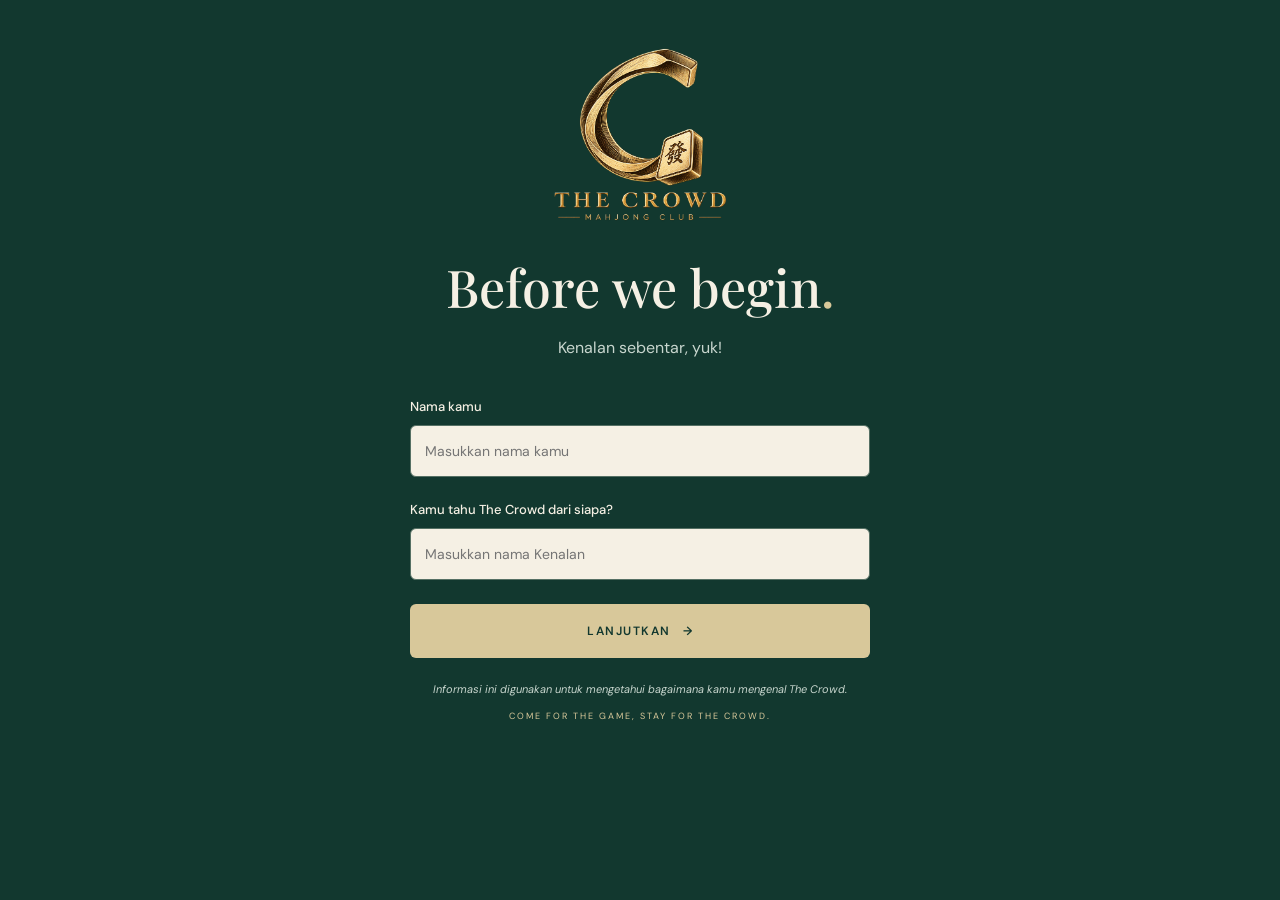
<file: index.html>
<!doctype html>
<html lang="id">
  <head>
    <meta charset="UTF-8" />
    <meta name="viewport" content="width=device-width, initial-scale=1.0" />

    <title>The Crowd Mahjong Club</title>

    <link rel="icon" type="image/png" href="assets/favicon.png" />
    <link rel="stylesheet" href="style.css" />
  </head>
  <body>
    <main class="visitor-page">
      <!-- <header class="top-bar">
        <p>THE CROWD</p>
        <p>MAHJONG CLUB</p>
      </header> -->

      <section class="visitor-content">
        <div class="brand-logo">
          <img src="assets/TCMC Logo.png" alt="The Crowd Mahjong Club" />
        </div>

        <h1>Before we begin<span>.</span></h1>

        <p class="description">Kenalan sebentar, yuk!</p>

        <form id="visitor-form">
          <div class="form-group">
            <label for="visitor-name">Nama kamu</label>
            <input
              type="text"
              id="visitor-name"
              name="name"
              placeholder="Masukkan nama kamu"
              required
              maxlength="100"
            />
          </div>

          <div class="form-group">
            <label for="visitor-source">
              Kamu tahu The Crowd dari siapa?
            </label>

            <input
              type="text"
              id="visitor-source"
              name="name"
              placeholder="Masukkan nama Kenalan"
              required
              maxlength="100"
            />
          </div>

          <button type="submit" id="continue-button">
            LANJUTKAN <span aria-hidden="true">→</span>
          </button>
        </form>

        <p class="privacy-note">
          Informasi ini digunakan untuk mengetahui bagaimana kamu mengenal The
          Crowd.
        </p>
      </section>

      <footer class="bottom-bar">COME FOR THE GAME, STAY FOR THE CROWD.</footer>
    </main>

    <script src="script.js"></script>
  </body>
</html>
</file>
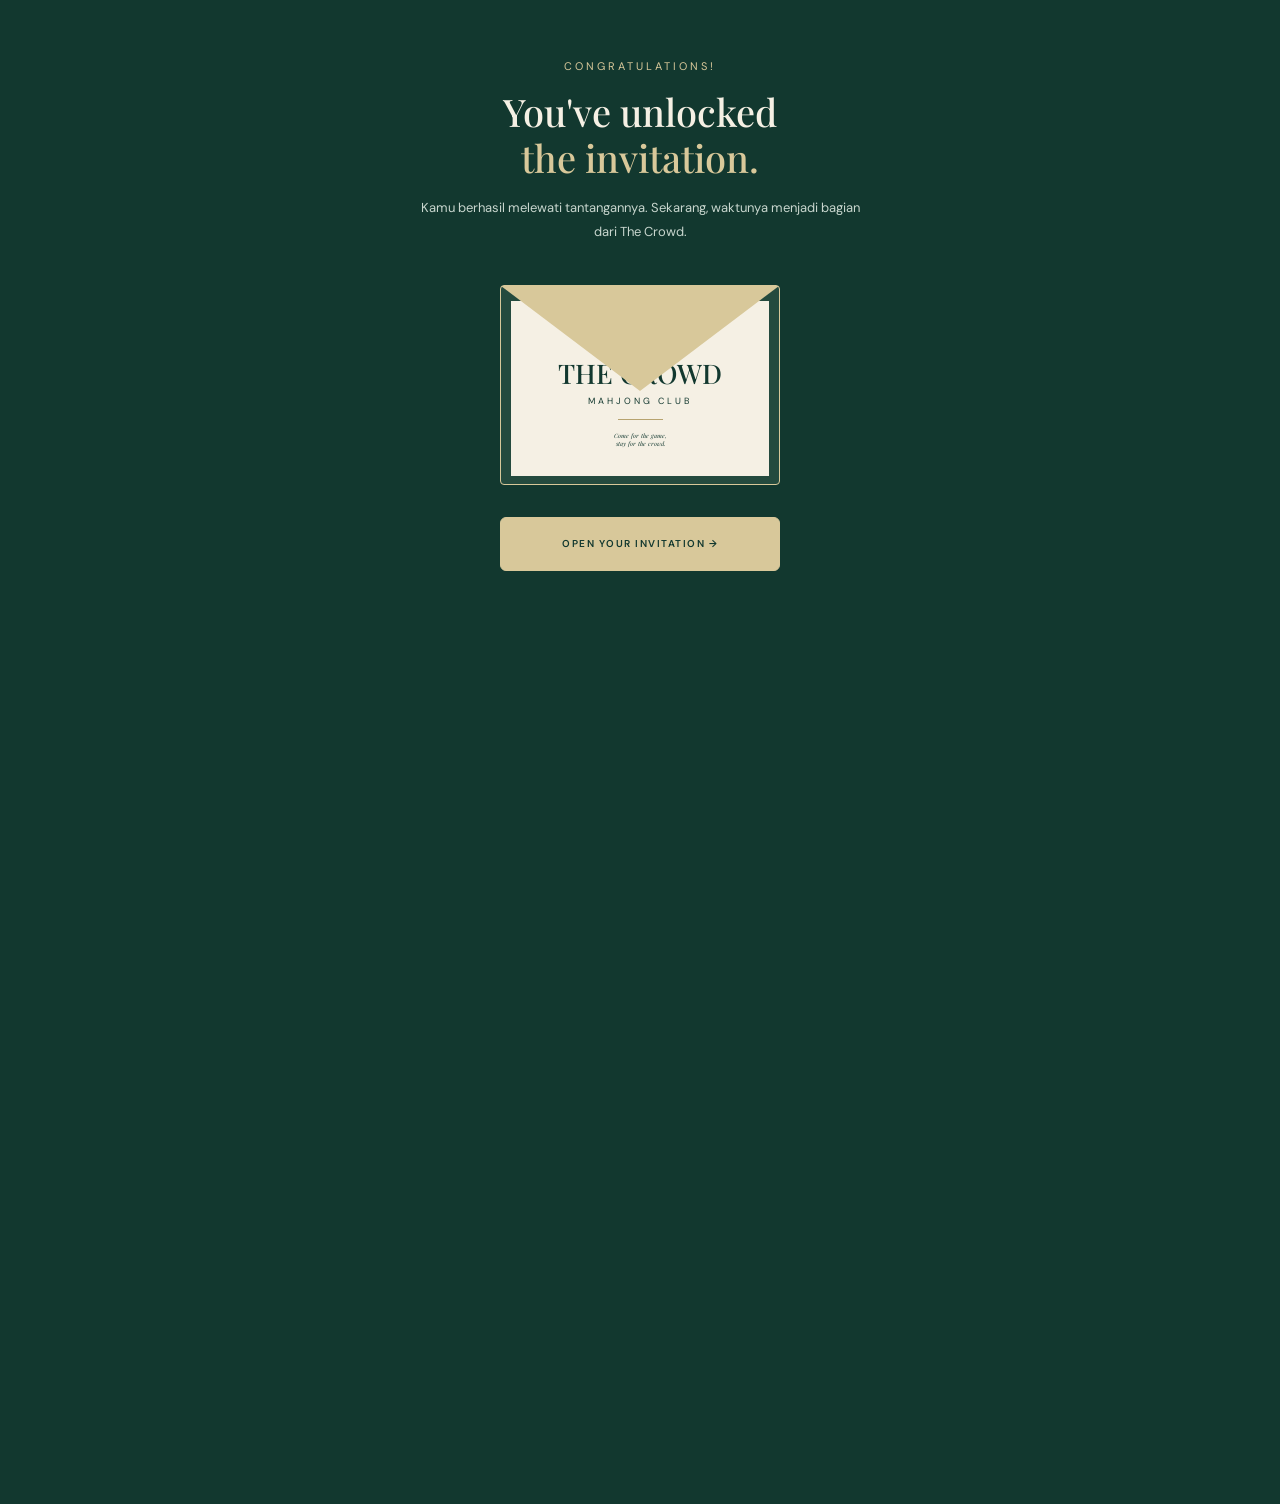
<file: invitation.html>
<!doctype html>
<html lang="id">
  <head>
    <meta charset="UTF-8" />
    <meta name="viewport" content="width=device-width, initial-scale=1.0" />

    <title>Your Invitation — The Crowd</title>

    <link rel="icon" type="image/png" href="assets/favicon.png" />
    <link rel="stylesheet" href="style.css" />
  </head>
  <body>
    <main class="invitation-page">
      <section class="invitation-content">
        <p class="eyebrow">CONGRATULATIONS!</p>

        <h1>
          You've unlocked<br />
          <span>the invitation.</span>
        </h1>

        <p class="invitation-description">
          Kamu berhasil melewati tantangannya. Sekarang, waktunya menjadi bagian
          dari The Crowd.
        </p>

        <div class="envelope-wrapper" id="envelope">
          <div class="envelope">
            <div class="envelope-flap"></div>

            <div class="invitation-paper">
              <p class="paper-small">YOU ARE INVITED TO</p>
              <h2>THE CROWD</h2>
              <p class="paper-subtitle">MAHJONG CLUB</p>
              <div class="paper-divider"></div>
              <p class="paper-tagline">
                Come for the game,<br />
                stay for the crowd.
              </p>
            </div>
          </div>
        </div>

        <button type="button" id="open-invitation">
          OPEN YOUR INVITATION <span>→</span>
        </button>

        <section class="event-details" id="event-details">
          <p class="eyebrow">SAVE THE DATE</p>
          <h2>Grand Opening</h2>
          <p class="event-name">THE CROWD MAHJONG CLUB</p>

          <div class="event-divider"></div>

          <div class="event-info">
            <div>
              <span>TANGGAL</span>
              <p>Kamis - Rabu</p>
              <p>12 - 18 November 2026</p>
            </div>

            <div>
              <span>WAKTU</span>
              <p>14:00 – 02:00 WIB</p>
            </div>

            <div>
              <span>LOKASI</span>
              <p>Remaja PIK,<br />Jakarta Utara</p>
            </div>
          </div>

          <div class="event-promo">
            <p class="promo-heading">GRAND OPENING SPECIAL</p>
            <div class="promo-price">
              <p>WEEKDAYS <strong>Rp35.000</strong><span>/jam/meja</span></p>
              <p>WEEKENDS <strong>Rp55.000</strong><span>/jam/meja</span></p>
            </div>
          </div>

          <p class="event-note">ALL LEVELS WELCOME</p>

          <p class="invitation-footer">GOOD TILES. BETTER COMPANY.</p>
        </section>
      </section>
    </main>

    <script src="invitation.js"></script>
  </body>
</html>
</file>
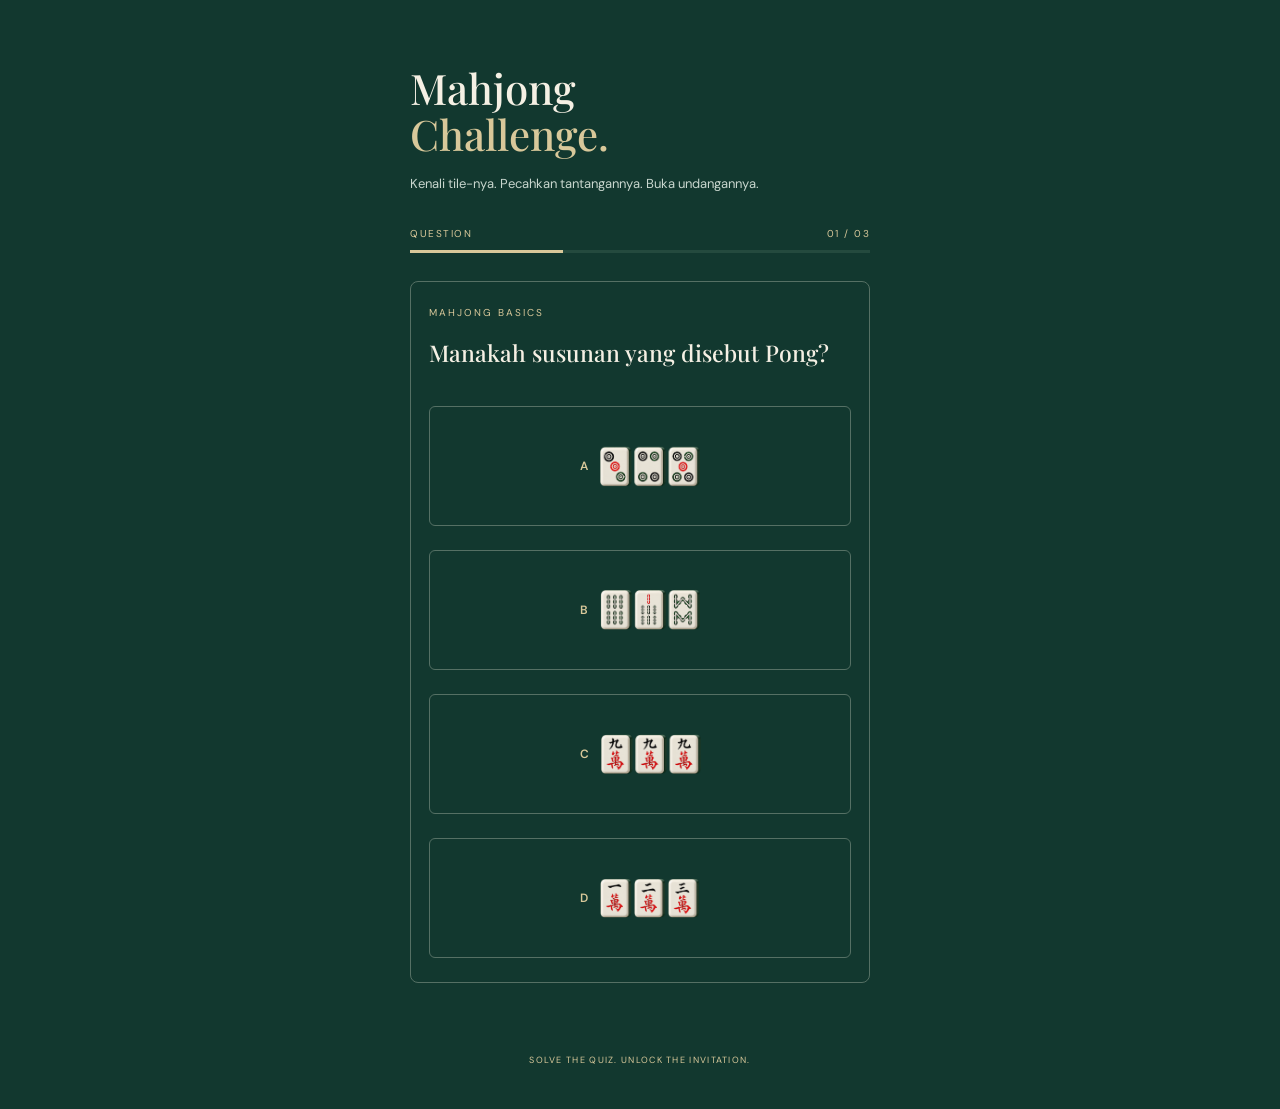
<file: quiz.html>
<!doctype html>
<html lang="id">
  <head>
    <meta charset="UTF-8" />
    <meta name="viewport" content="width=device-width, initial-scale=1.0" />

    <title>Mahjong Challenge — The Crowd</title>

    <link rel="icon" type="image/png" href="assets/favicon.png" />
    <link rel="stylesheet" href="style.css" />
  </head>
  <body>
    <main class="quiz-page">
      <section class="quiz-content">
        <h1>Mahjong<br /><span>Challenge.</span></h1>

        <p class="quiz-description">
          Kenali tile-nya. Pecahkan tantangannya. Buka undangannya.
        </p>

        <div class="quiz-progress">
          <span>QUESTION</span>
          <span id="question-number">01 / 03</span>
        </div>

        <div class="progress-track">
          <div class="progress-fill" id="progress-fill"></div>
        </div>

        <div class="question-card">
          <p class="question-category">MAHJONG BASICS</p>

          <h2 id="question-text"></h2>

          <div id="answer-options" class="answer-options">
            <!-- Pilihan jawaban akan dibuat dengan JavaScript -->
          </div>
        </div>

        <p id="quiz-feedback" class="quiz-feedback" aria-live="polite"></p>

        <p class="quiz-footer">SOLVE THE QUIZ. UNLOCK THE INVITATION.</p>
      </section>
    </main>

    <script src="quiz.js"></script>
  </body>
</html>
</file>
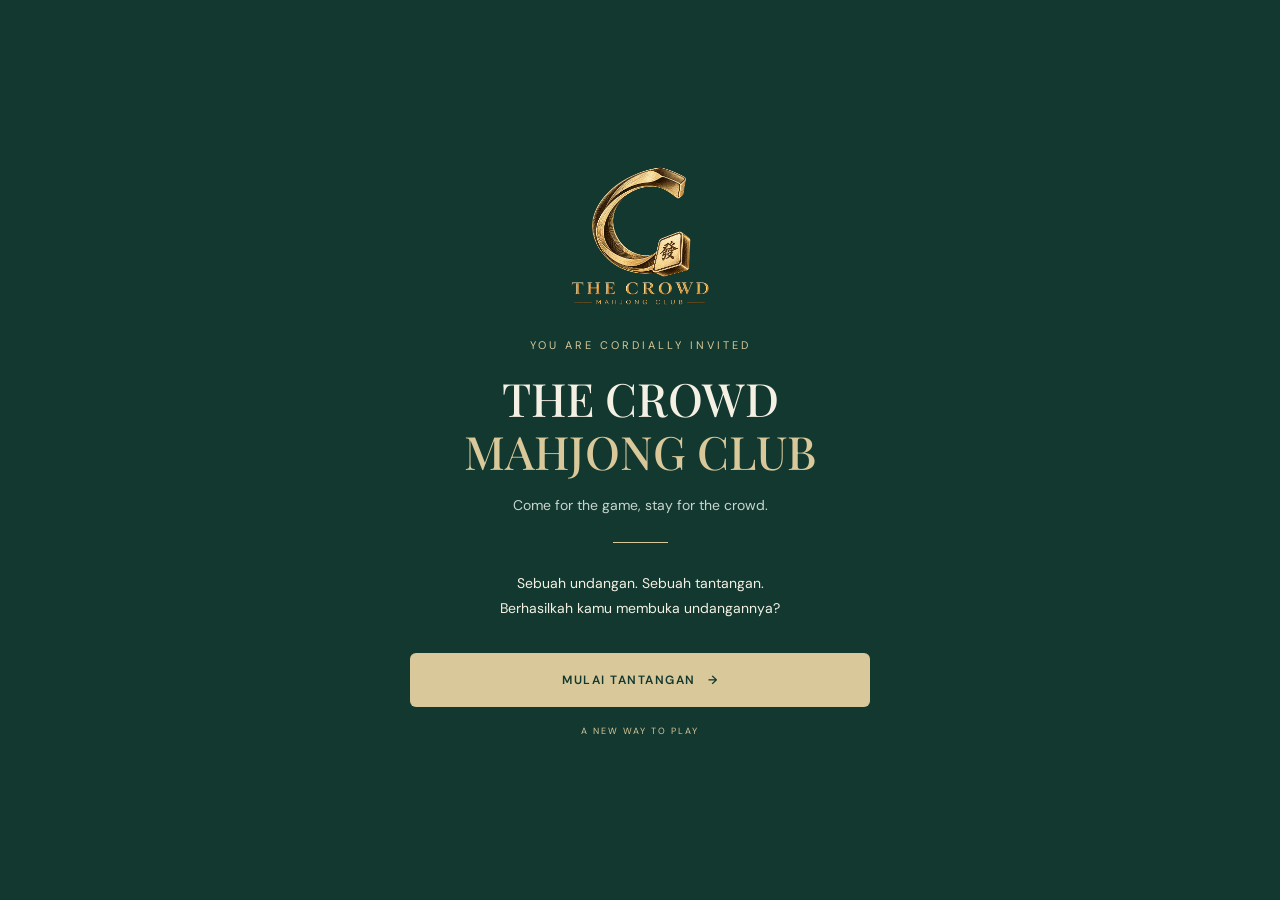
<file: welcome.html>
<!doctype html>
<html lang="id">
  <head>
    <meta charset="UTF-8" />
    <meta name="viewport" content="width=device-width, initial-scale=1.0" />

    <title>The Crowd Mahjong Club</title>

    <link rel="icon" type="image/png" href="assets/favicon.png" />
    <link rel="stylesheet" href="style.css" />
  </head>
  <body>
    <main class="welcome-page">
      <section class="welcome-content">
        <div class="brand-logo">
          <img src="assets/TCMC Logo.png" alt="The Crowd Mahjong Club" />
        </div>

        <p class="eyebrow">YOU ARE CORDIALLY INVITED</p>

        <h1>THE CROWD<br /><span>MAHJONG CLUB</span></h1>

        <p class="tagline">Come for the game, stay for the crowd.</p>

        <div class="divider"></div>

        <p class="welcome-description">
          Sebuah undangan. Sebuah tantangan.<br />
          Berhasilkah kamu membuka undangannya?
        </p>

        <button type="button" id="start-button">
          MULAI TANTANGAN <span aria-hidden="true">→</span>
        </button>

        <p class="bottom-note">A NEW WAY TO PLAY</p>
      </section>
    </main>
    <script src="welcome.js"></script>
  </body>
</html>
</file>
<file: style.css>
@import url('https://fonts.googleapis.com/css2?family=DM+Sans:wght@400;500;600&family=Playfair+Display:wght@500;600;700&display=swap');

:root {
    --green: #12382F;
    --green-light: #244A3E;
    --cream: #F5F0E4;
    --gold: #D8C89A;
    --muted: #C8D6CE;
}

* {
    box-sizing: border-box;
}

body {
    margin: 0;
    min-height: 100vh;
    background: var(--green);
    color: var(--cream);
    font-family: 'DM Sans', sans-serif;
}

.visitor-page {
    min-height: 100vh;
    display: flex;
    flex-direction: column;
    padding: 12px 7% 28px;
}

.top-bar, 
.bottom-bar {
    display: flex;
    justify-content: space-between;
    align-items: center;
    gap: 16px;
    color: var(--gold);
    font-size: 11px;
    letter-spacing: 2px;
}

.top-bar p,
.bottom-bar {
    margin: 0;
}

.visitor-content {
    width: 100%;
    max-width: 460px;
    margin: 0 auto;
    padding: 0;
    position: relative;
    top: 0px;
}

.eyebrow {
    color: var(--gold);
    font-size: 11px;
    letter-spacing: 3px;
    text-align: center;
}

h1 {
    margin: 20px 0 12px;
    font-family: 'Playfair Display', serif;
    font-size: clamp(36px, 7vw, 52px);
    font-weight: 500;
    text-align: center;
}

h1 span {
    color: var(--gold);
}

.description {
    margin-bottom: 40px;
    color: var(--muted);
    text-align: center;
}

.form-group {
    display: flex;
    flex-direction: column;
    gap: 10px;
    margin-bottom: 24px;
}

label {
    font-size: 13px;
    font-weight: 500;
}

input, 
select {
    width: 100%;
    min-height: 52px;
    padding: 14px;
    border: 1px solid #557064;
    border-radius: 6px;
    background: var(--cream);
    color: #263c33;
    font: inherit;
    font-size: 14px;
}

input:focus,
select:focus {
    outline: 2px solid var(--gold);
    outline-offset: 3px;   
}

button {
    width: 100%;
    min-height: 54px;
    display: flex;
    align-items: center;
    justify-content: center;
    gap: 12px;
    margin-top: 12px;
    padding: 16px;
    border: none;
    border-radius: 6px;
    background: var(--gold);
    color: var(--green);
    font: inherit;
    font-size: 12px;
    font-weight: 600;
    letter-spacing: 1.5px;
    cursor: pointer;
}

button:hover {
    background: var(--cream);
}

.privacy-note {
    margin-top: 22px;
    color: var(--muted);
    font-size: 11px;
    line-height: 1.7;
    text-align: center;
    font-style: italic;
}

.bottom-bar {
    justify-content: center;
    text-align: center;
    font-size: 9px;
}

.brand-logo {
    display: flex;
    justify-content: center;
    align-items: center;
    margin-top: 20px;
    margin-bottom: 20px;
}

.brand-logo img {
    display: block;
    width: 200px;
    max-width: 70%;
    height: auto;
    object-fit: contain;
}

@media (max-width: 480px) {
    .visitor-page{
        min-height: 100vh;
        padding: 12px 24px 22px;
        display: flex;
        flex-direction: column;
        justify-content: flex-start;
    }
    .visitor-content {
        width: 100%;
        max-width: 460px;
        margin: 0 auto;
        padding: 0;
        position: static;
    }
    .brand-logo {
        display: flex;
        justify-content: center;
        align-items: center;
        margin-top: 0;
        margin-bottom: 16px;
    }
    .brand-logo img {
        display: block;
        width: 145px;
        max-width: 70%;
        height: auto;
    }
    h1 {
        font-size: 36px;
        margin: 16px 0 12px;
    }
    .description {
        margin-bottom: 32px;
    }
    
    input, 
    select {
        width: 100%;
        min-height: 50px;
    }
    
    button {
        width: 100%;
        min-height: 52px;
    }

    .bottom-bar {
        margin-top: 40px;
        font-size: 9px;
    }
}


/* Welcome page */
.welcome-page {
    min-height: 100vh;
    display: flex;
    justify-content: center;
    align-items: center;
    padding: 32px 24px;
    background: var(--green);
}

.welcome-content {
    width: 100%;
    max-width: 460px;
    text-align: center;
}

.welcome-content .brand-logo {
    margin: 0 auto 24px;
}

.welcome-content .brand-logo img {
    width: 160px;
    max-width: 65%;
}

.welcome-content .eyebrow {
    margin-bottom: 20px;
}

.welcome-content h1 {
    font-family: 'Playfair Display', serif;
    font-size: clamp(32px, 9vw, 46px);
    font-weight: 500;
    line-height: 1.15;
    margin: 0 0 18px;
}

.welcome-content h1 span {
    color: var(--gold);
}

.tagline {
    color: var(--muted);
    font-size: 14px;
}

.divider {
    width: 55px;
    height: 1px;
    margin: 28px auto;
    background: var(--gold);
}

.welcome-description {
    font-size: 14px;
    line-height: 1.8;
    margin-bottom: 32px;
}

.bottom-note {
    margin-top: 18px;
    color: var(--gold);
    font-size: 9px;
    letter-spacing: 2px;
}

@media (max-width: 480px) {
    .welcome-page {
        min-height: 100vh;
        padding: 12px 24px 22px;
        display: flex;
        flex-direction: column;
        justify-content: flex-start;
    }

    .welcome-content {
        width: 100%;
        max-width: 460px;
        margin: 0 auto;
        padding: 0;
        position: static;
    }

    .welcome-content .brand-logo {
        display: flex;
        justify-content: center;
        align-items: center;
        margin-top: 0;
        margin-bottom: 16px;
    }

    .welcome-content .brand-logo img {
        display: block;
        width: 145px;
        max-width: 70%;
        height: auto;
    }
}


/* Mahjong Challenge */
.quiz-page {
    min-height: 100vh;
    background: var(--green);
    padding: 20px 24px 32px;
}

.quiz-header {
    display: flex;
    justify-content: space-between;
    gap: 12px;
    color: var(--gold);
    font-size: 9px;
    letter-spacing: 1.5px;
}

.quiz-header p {
    margin: 0;
}

.quiz-content {
    width: 100%;
    max-width: 460px;
    margin: 45px auto 0;
}

.quiz-content .eyebrow {
    margin-bottom: 16px;
}

.quiz-content h1 {
    font-family: 'Playfair Display', serif;
    font-size: 42px;
    line-height: 1.1;
    font-weight: 500;
    text-align: left;
    margin: 0 0 16px;
}

.quiz-content h1 span {
    color: var(--gold);
}

.quiz-description {
    color: var(--muted);
    font-size: 13px;
    line-height: 1.7;
    margin-bottom: 32px;
}

.quiz-progress {
    display: flex;
    justify-content: space-between;
    color: var(--gold);
    font-size: 10px;
    letter-spacing: 1.5px;
    margin-bottom: 10px;
}

.progress-track {
    height: 3px;
    background: var(--green-light);
    margin-bottom: 28px;
}

.progress-fill {
    width: 33.333%;
    height: 100%;
    background: var(--gold);
    transition: width 0.3s ease;
}

.question-card {
    padding: 24px 18px;
    border: 1px solid #557064;
    border-radius: 8px;
}

.question-category {
    color: var(--gold);
    font-size: 10px;
    letter-spacing: 2px;
    margin: 0 0 18px;
}

.question-card h2 {
    font-family: 'Playfair Display', serif;
    font-size: 23px;
    font-weight: 500;
    line-height: 1.4;
    margin: 0 0 24px;
}

.answer-options {
    display: flex;
    flex-direction: column;
    gap: 12px;
}

.answer-option {
    width: 100%;
    min-height: 52px;
    padding: 14px;
    border: 1px solid #557064;
    border-radius: 6px;
    background: transparent;
    color: var(--cream);
    text-align: left;
    font-size: 13px;
    letter-spacing: 0;
    outline: none;
    -webkit-tap-highlight-color: transparent;
    -webkit-appearance: none;
    appearance: none;
}

@media (hover: hover) and (pointer: fine) { 
    .answer-option:hover {
        background-color: #FFFFFF;
        color: #12382f;
        border-color: #FFFFFF;
    }
}

@media (hover: none) and (pointer: coarse) {
    .answer-option:hover {
        background-color: transparent;
        color: var(--cream);
    }
}

.answer-option:focus,
.answer-option:focus-visible,
.answer-option:active {
    background-color: transparent;
    color: var(--cream);
    outline: none;
    box-shadow: none;
}

.answer-option.selected {
    border-color: var(--gold);
    background: var(--green-light);
    color: var(--cream);
}

.quiz-feedback {
    min-height: 24px;
    color: var(--gold);
    font-size: 12px;
    line-height: 1.6;
    text-align: center;
    margin: 18px 0 8px;
}

#check-answer-button:disabled {
    opacity: 0.45;
    cursor: not-allowed;
}

.quiz-footer {
    margin-top: 28px;
    color: var(--gold);
    font-size: 9px;
    letter-spacing: 1.3px;
    line-height: 1.7;
    text-align: center;
}

@media (max-width: 480px) {
    .quiz-content {
        margin-top: 32px;
    }

    .quiz-content h1 {
        font-size: 38px;
    }

    .question-card {
        padding: 22px 16px;
    }
}

.answer-option {
    min-height: 120px;
    padding: 16px;
}

.answer-label {
    flex-shrink: 0;
    color: var(--gold);
    font-size: 12px;
    font-weight: 600;
}

.answer-tiles {
    display: flex;
    align-items: center;
    justify-content: center;
    flex-wrap: wrap;
    gap: 6px;
}

.mahjong-tile {
    width: 100px;
    height: 85px;
    object-fit: contain;
}

.tile-missing {
    width: 100px;
    height: 85px;
    font-size: 9px;
    overflow-wrap: anywhere;
}

.quiz-feedback.correct {
    color: #8FD3A8;
}

.quiz-feedback.incorrect {
    color: #E99A91;
}


@media (max-width: 480px) {
    .mahjong-tile {
        width: 58px;
        height: 80px;
    }

    .answer-option {
        min-height: 120px;
        padding: 16px 12px;
        gap: 12px;
    }

    .answer-tiles {
        gap: 5px;
    }
}


/* Invitation Page */

.invitation-page {
    min-height: 100vh;
    background: var(--green);
    color: var(--cream);
    padding: 48px 24px;
    display: flex;
    justify-content: center;
    align-items: center;
}

.invitation-content {
    width: 100%;
    max-width: 460px;
    text-align: center;
}

.invitation-content h1 {
    font-family: 'Playfair Display', serif;
    font-size: 38px;
    line-height: 1.2;
    font-weight: 500;
    margin: 16px 0;
}

.invitation-content h1 span {
    color: var(--gold);
}

.invitation-description {
    color: var(--muted);
    font-size: 13px;
    line-height: 1.8;
    margin-bottom: 42px;
}

.envelope-wrapper {
    width: 280px;
    height: 200px;
    margin: 0 auto 32px;
    perspective: 1000px;
}

.envelope {
    position: relative;
    width: 100%;
    height: 100%;
    background: #244A3E;
    border: 1px solid var(--gold);
    border-radius: 4px;
}

.envelope-flap {
    position: absolute;
    z-index: 3;
    top: 0;
    left: 0;
    width: 0;
    height: 0;
    border-left: 139px solid transparent;
    border-right: 139px solid transparent;
    border-top: 105px solid var(--gold);
    transform-origin: top;
    transition: transform 0.7s ease;
}

.invitation-paper {
    position: absolute;
    z-index: 2;
    left: 10px;
    right: 10px;
    bottom: 8px;
    height: 175px;
    background: var(--cream);
    color: var(--green);
    padding: 24px 12px;
    box-sizing: border-box;
    transition: transform 0.9s ease 0.3s;
}

.paper-small {
    font-size: 8px;
    letter-spacing: 2px;
}

.invitation-paper h2 {
    font-family: 'Playfair Display', serif;
    font-size: 27px;
    font-weight: 500;
    margin: 12px 0 0;
}

.paper-subtitle {
    font-size: 9px;
    letter-spacing: 3px;
    margin-top: 4px;
}

.paper-divider {
    width: 45px;
    height: 1px;
    background: #B7A36F;
    margin: 12px auto;
}

.paper-tagline {
    font-family: 'Playfair Display', serif;
    font-size: 6px;
    font-style: italic;
}

.envelope.opened .envelope-flap {
    transform: rotateX(180deg);
    z-index: 1;
}

.envelope.opened .invitation-paper {
    transform: translateY(-115px);
}

#open-invitation {
    display: block;
    width: 100%;
    max-width: 280px;
    margin: 0 auto;
    padding: 16px;
    border: 1px solid var(--gold);
    background: var(--gold);
    color: var(--green);
    font-size: 10px;
    font-weight: 600;
    letter-spacing: 1.5px;
    cursor: pointer;
}


#open-invitation:disabled {
    opacity: 0.7;
    cursor: default;
}

.invitation-footer {
    margin-top: 30px;
    color: var(--gold);
    font-size: 9px;
    letter-spacing: 2px;
}

@media (max-width: 480px) {
    .invitation-content h1 {
        font-size: 34px;
    }

    .envelope-wrapper {
        width: 260px;
        height: 185px;
    }

    .envelope-flap {
        border-left-width: 129px;
        border-right-width: 129px;
        border-top-width: 95px;
    }

    .invitation-paper {
        height: 165px;
    }
}


/* Event Details */

.event-details {
    width: 100%;
    max-width: 360px;
    margin: 70px auto 0;
    padding: 32px 24px;
    border: 1px solid #557064;
    border-radius: 6px;
    text-align: center;
    opacity: 0;
    transform: translateY(20px);
    transition: opacity 0.8s ease, transform 0.8s ease;
    box-sizing: border-box;
}

.event-details.visible {
    opacity: 1;
    transform: translateY(0);
}

.event-details h2 {
    font-family: 'Playfair Display', serif;
    font-size: 32px;
    font-weight: 500;
    margin: 12px 0 8px;
}

.event-name {
    color: var(--gold);
    font-size: 10px;
    letter-spacing: 2px;
}

.event-divider {
    width: 48px;
    height: 1px;
    background: var(--gold);
    margin: 24px auto;
}

.event-info {
    display: flex;
    flex-direction: column;
    gap: 22px;
}

.event-info span {
    color: var(--gold);
    font-size: 9px;
    letter-spacing: 2px;
}

.event-info p {
    color: var(--cream);
    font-size: 13px;
    line-height: 1.7;
    margin: 8px 0 0;
}

.event-promo {
    margin-top: 32px;
    padding: 20px 12px;
    background: var(--green-light);
    border: 1px solid #557064;
}

.promo-heading {
    color: var(--gold);
    font-size: 9px;
    letter-spacing: 1.5px;
    margin: 0 0 18px;
}

.promo-price {
    display: flex;
    flex-direction: column;
    gap: 16px;
}

.promo-price p {
    margin: 0;
    color: var(--muted);
    font-size: 10px;
    letter-spacing: 1px;
}

.promo-price strong {
    display: block;
    color: var(--cream);
    font-family: 'Playfair Display', serif;
    font-size: 23px;
    font-weight: 500;
    margin-top: 6px;
}

.promo-price span {
    display: block;
    margin-top: 4px;
    font-size: 10px;
}

.event-note {
    margin-top: 24px;
    color: var(--gold);
    font-size: 9px;
    letter-spacing: 1px;
    line-height: 1.8;
}

.event-details .invitation-footer {
    margin-top: 32px;
}

@media (max-width: 480px) {
    .event-details {
        padding: 28px 18px;
    }

    .event-details h2 {
        font-size: 29px;
    }
}
</file>
